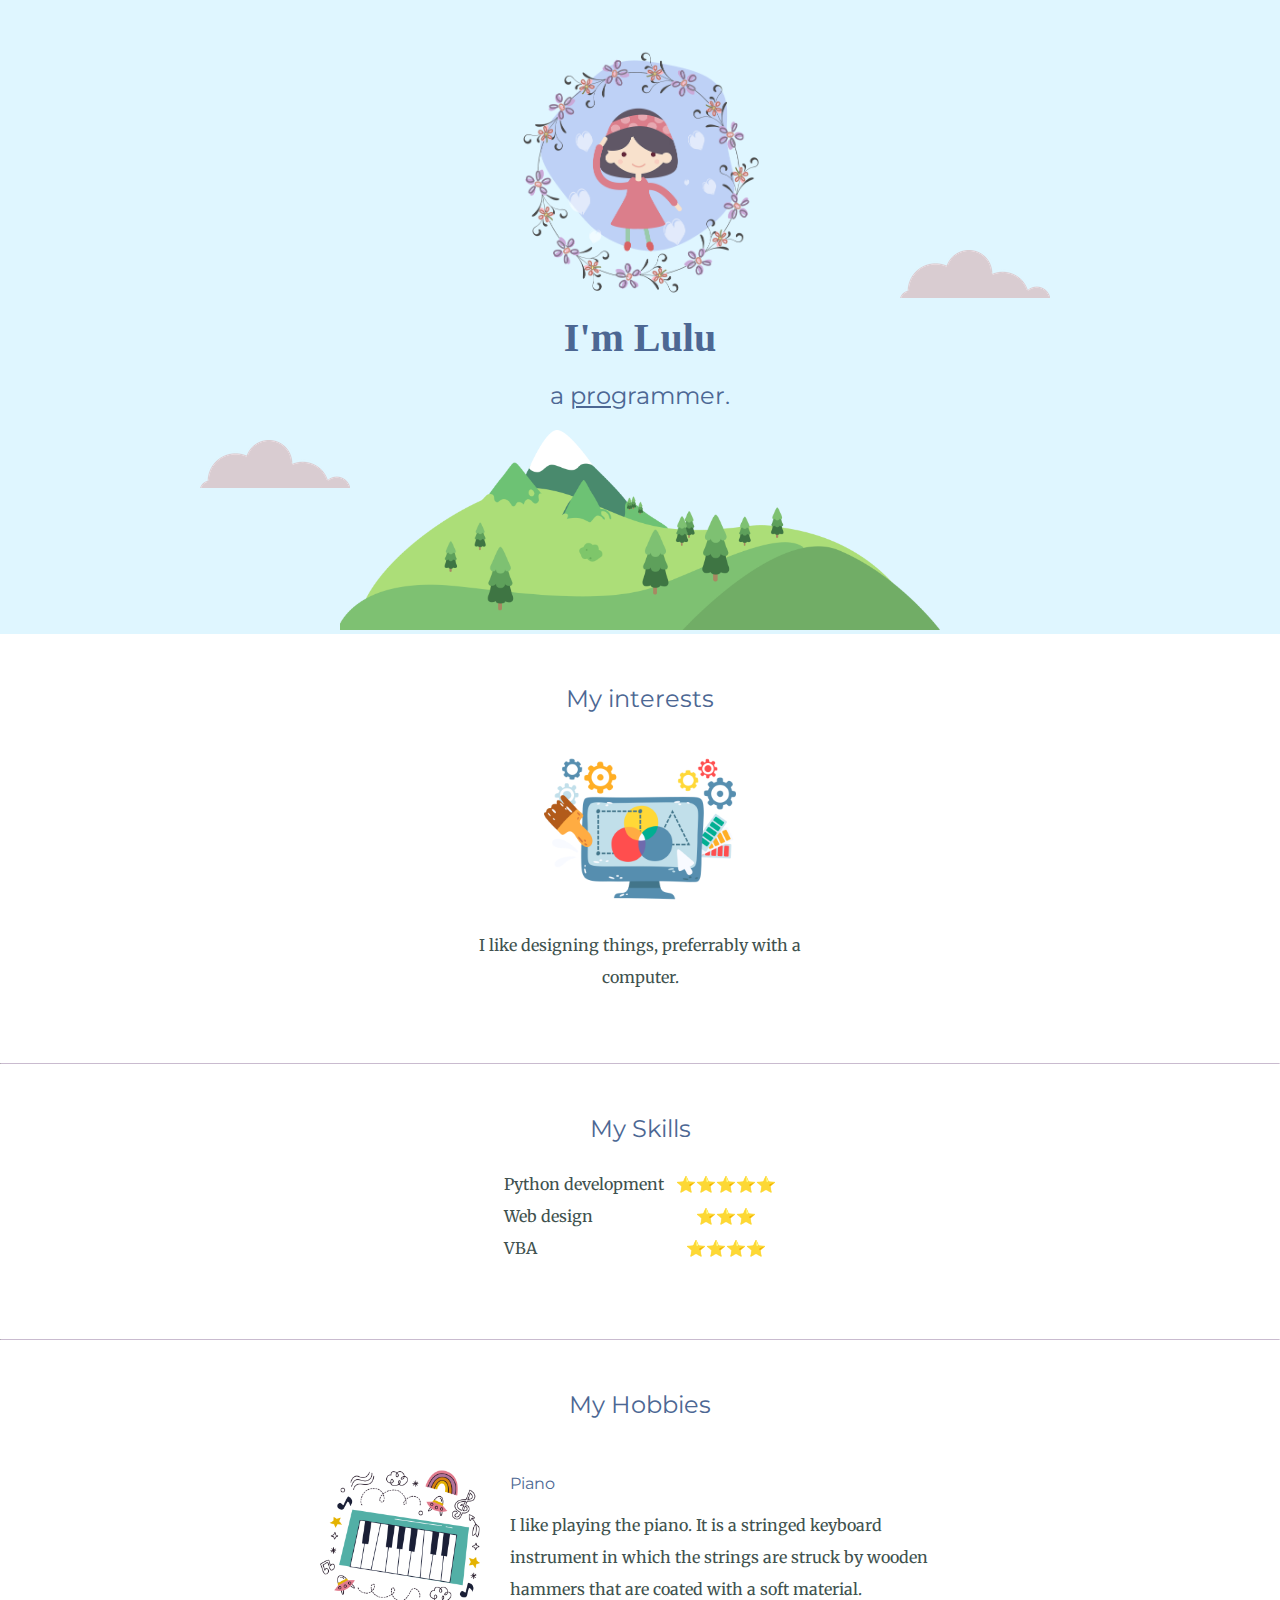
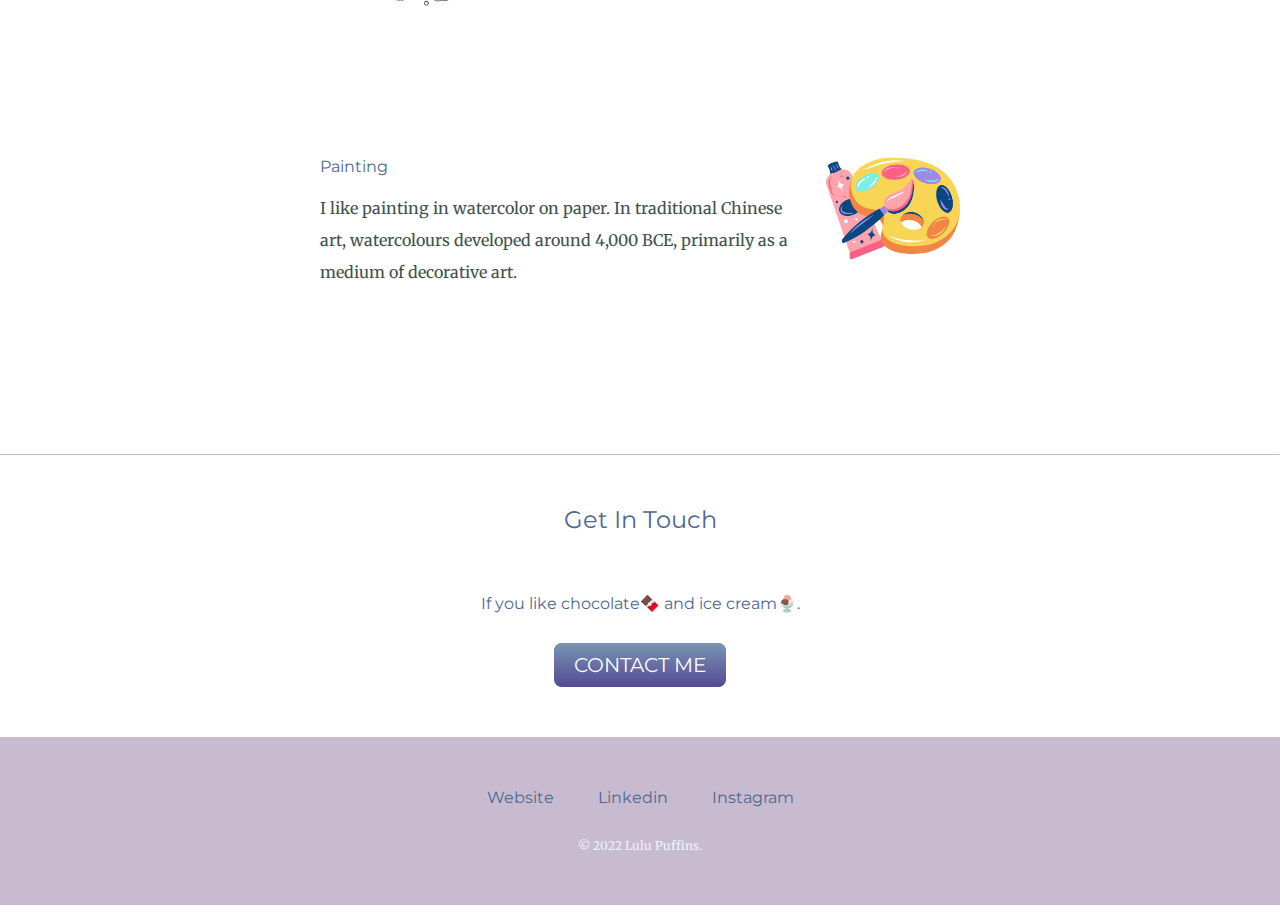
<file: index.html>
<!DOCTYPE html>
<html lang="en" dir="ltr">
  <head>
    <meta charset="utf-8">
    <title>Lulu Puffins</title>
    <link rel="stylesheet" href="styles.css">
    <link rel="icon " href="favicon.ico">
    <link rel="preconnect" href="https://fonts.googleapis.com">
    <link rel="preconnect" href="https://fonts.gstatic.com" crossorigin>
    <link href="https://fonts.googleapis.com/css2?family=Merriweather&family=Montserrat&family=Sacramento&display=swap" rel="stylesheet">
  </head>
  <body>

    <div class="top-container">
      <img src="girl.png" alt="girl-img"
      width="250"
      height="250">
      <img class="top-cloud" src="cloud.png" alt="cloud-img">
      <h1>I'm Lulu</h1>
      <h2>a <span class="pro">pro</span>grammer.</h2>
      <img class="bottom-cloud" src="cloud.png" alt="cloud-img">
      <img src="mountain.png" alt="mountain-img"
      width="600"
      height="200">
    </div>

    <div class="middle-container">
      <div class="profile">
        <h2>My interests</h2>
        <img src="web-design.png" alt="web-img"
        width=15%>
        <p class="intro"> I like designing things, preferrably with a computer.</p>
      </div>
      <hr>

      <div class="skills">
        <h2>My Skills</h2>
        <div class="skill-row">
          <table cellspacing="10" align="center" text>
            <tr>
              <td align="left">Python development</td>
              <td>⭐⭐⭐⭐⭐ </td>
            </tr>
            <tr>
              <td align="left">Web design</td>
              <td>⭐⭐⭐ </td>
            </tr>
            <tr>
              <td align="left">VBA</td>
              <td> ⭐⭐⭐⭐ </td>
            </tr>
          </table>
      </div>
      <br >
      <hr>

      <div class="hobbies">
        <h2>My Hobbies</h2>
        <div class="hobby-row">
          <img class="piano-img" src="piano.png" alt="art-img">
          <h3>Piano</h3>
          <p>I like playing the piano. It is a stringed keyboard instrument in which the strings are struck by wooden hammers that are coated with a soft material.</p>
        </div>

        <div class="hobby-row">
          <img class="paint-img" src="painting.png" alt="painting-img">
          <h3>Painting</h3>
          <p>I like painting in watercolor on paper. In traditional Chinese art, watercolours developed around 4,000 BCE, primarily as a medium of decorative art.</p>
        </div>
      </div>
      <hr>
      <div class="contact-me">
        <h2>Get In Touch</h2>
        <h3 class="end-note">If you like chocolate🍫 and ice cream🍨.</h3>
        <a class="btn" href="mailto:lulupuffins@acme.co.uk">CONTACT ME</a>
      </div>
    </div>

    <div class="bottom-container">
      <a class="footer-link" href="https://www.puffinsandwhales.co.uk/" target="_blank">Website</a>
      <a class="footer-link" href="https://www.linkedin.com/" target="_blank">Linkedin</a>
      <a class="footer-link" href="https://www.instagram.com/" target="_blank">Instagram</a>
      <p class="copyright">© 2022  Lulu Puffins.</p>
    </div>

  </body>
</html>
</file>
<file: styles.css>
body {
  color:  #40514E;
  font-family: 'Merriweather', serif;
  margin: 0px;
  text-align: center;
}

h1 {
  color: #4C6793;
  margin: 10px auto 0 auto;
  font-family: fantasy, serif;
  font-size: 2.5rem;    /*1em = 16px*/
}

h2{
color: #4C6793;
font-family: 'Montserrat', sans-serif;
font-size: 1.5rem;
font-weight: normal;
}

h3{
  color: #4C6793;
  font-family: 'Montserrat', sans-serif;
  font-size: 1rem;
  font-weight: normal;
  float: top,left;
  padding-bottom: 0px;
}

p {
  line-height: 2;
}

hr{
  border-top: 1px solid #C9BBCF;
  border-bottom: none;
  margin: 50px auto;
}

a{
  color: #4C6793;
  font-family: 'Montserrat', sans-serif;
  margin: 10px 20px;
  text-decoration: none;
}

a:hover {
  color: #4C6793;
}

.top-container {
    background: #DFF6FF;
    padding-top: 50px;
}

.top-cloud {
  margin-top: 200px;
  position: absolute;
  right: 230px;
}
.pro {
  text-decoration: underline;
}

.bottom-cloud{
  margin-top: 10px;
  position: absolute;
  left: 200px;
}

.middle-container {
  margin: 10px 0;
}

.bottom-container {
  background-color: #C9BBCF;
  padding: 50px 0 20px;
}

.profile {
  padding-top: 20px;
  padding-bottom: 20px;
}

.intro {
  width: 30%;
  margin: auto;
}

.skill-row{
  margin: auto;
  <table border="1" align="right">
}

.hobby-row {
  margin: auto;
  width: 50%;
  padding-top: 20px;
  padding-bottom: 100px;
  text-align: left;
}

.piano-img {
  float: left;
  margin-right: 30px;
  width: 25%;
}

.paint-img {
  float: right;
  margin-left: 30px;
  width: 21%;
}

.btn {
  background: #7895B2;
  background-image: -webkit-linear-gradient(top, #7895B2, #554994);
  background-image: -moz-linear-gradient(top, #7895B2, #554994);
  background-image: -ms-linear-gradient(top, #7895B2, #554994);
  background-image: -o-linear-gradient(top, #7895B2, #554994);
  background-image: linear-gradient(to bottom, #7895B2, #554994);
  -webkit-border-radius: 8;
  -moz-border-radius: 8;
  border-radius: 8px;
  font-family: 'Montserrat', sans-serif;
  color: #ffffff;
  font-size: 20px;
  padding: 10px 20px 10px 20px;
  text-decoration: none;
}

.btn:hover {
  background: #AF7AB3;
  background-image: -webkit-linear-gradient(top, #AF7AB3, #80558C);
  background-image: -moz-linear-gradient(top, #AF7AB3, #80558C);
  background-image: -ms-linear-gradient(top, #AF7AB3, #80558C);
  background-image: -o-linear-gradient(top, #AF7AB3, #80558C);
  background-image: linear-gradient(to bottom, #AF7AB3, #80558C);
  color: #EFDAD7;
  text-decoration: none;
}

.contact-me {
  width: 40%;
  margin: 40px auto 60px;
}

.end-note {
  margin: 60px auto 40px;
}

.copyright {
  color: #EAF6F6;
  font-size: 0.75rem;
  padding: 15px 0;
}
</file>
